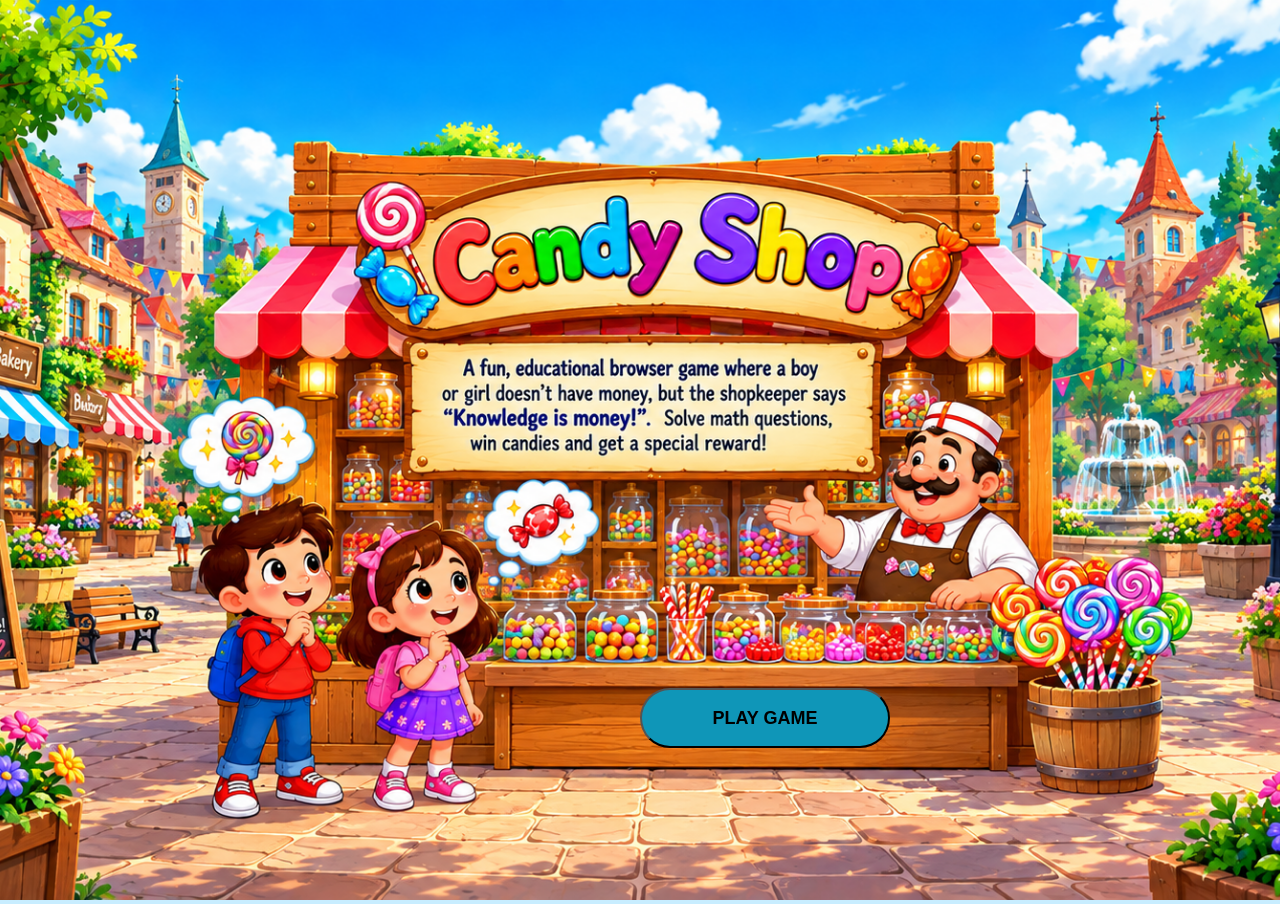
<file: index.html>
<!DOCTYPE html>
<html lang="en">
<head>
    <meta charset="UTF-8">
    <meta name="viewport" content="width=device-width, initial-scale=1.0">
    <title>Candy shop game</title>
    <link rel="stylesheet" href="./css folder/style.css">
    <link rel="stylesheet" href="./css folder/shopEnter.css">
    <link rel="stylesheet" href="./css folder/quizQuestions.css">
</head>
<body>

    <div id="startPage">
<img src="./assets/images/Knowledge Is Money Candy Shop.png">
<button id="gameStart">PLAY GAME</button>
    </div>

   
    <script src="./js folder/script.js"></script>
    <script src="./js folder/mathquiz.js"></script>
    <script src="./js folder/mathQuizLogic.js"></script>
</body>
</html>
</file>
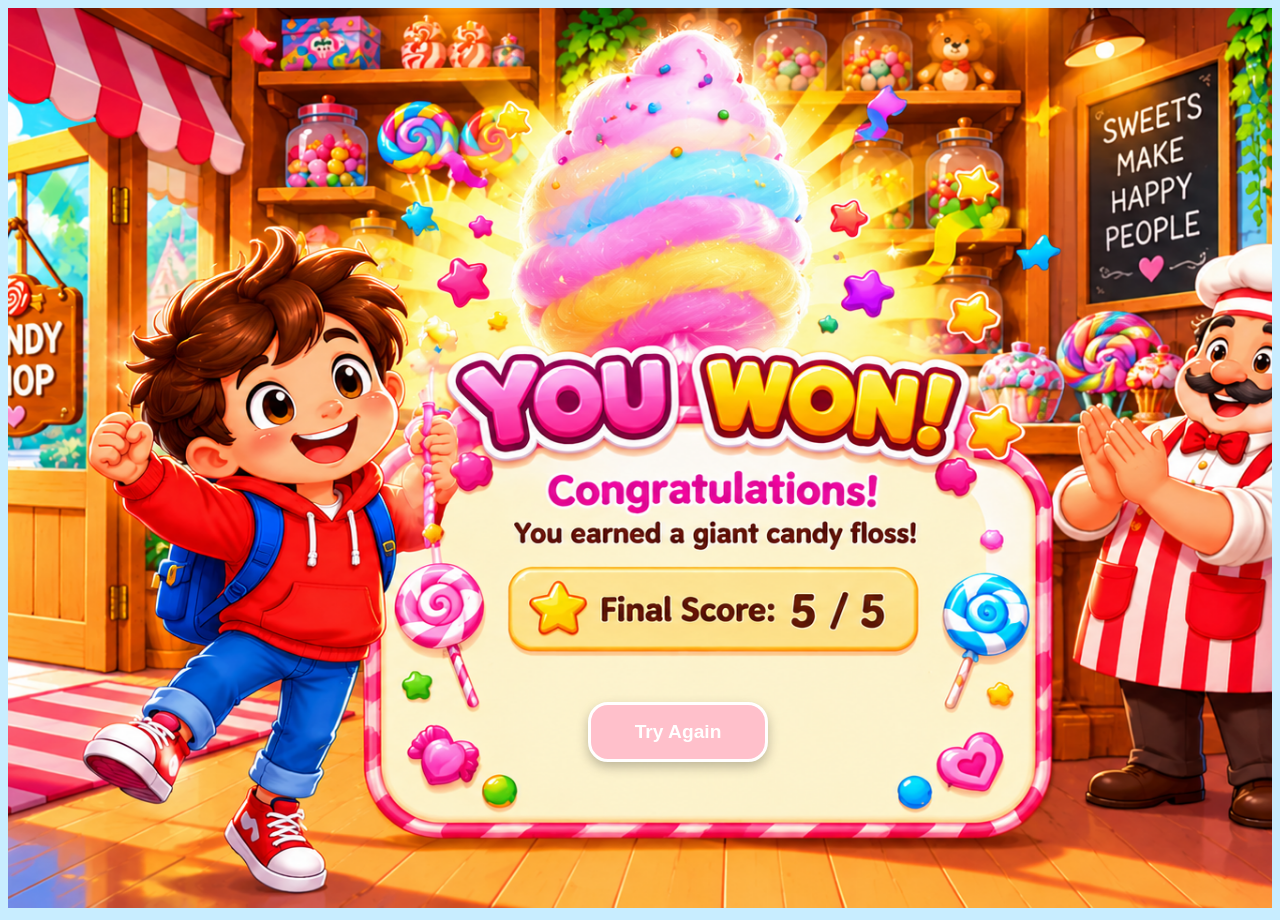
<file: endGame.html>
<!DOCTYPE html>
<html lang="en">
<head>
    <meta charset="UTF-8">
    <meta name="viewport" content="width=device-width, initial-scale=1.0">
    <title>Document</title>
    <link rel="stylesheet" href="./css folder/endGame.css">
</head>
<body>
    
<div id="endGame">
        <img src="./assets/images/Candy Shop Victory Celebration.png">

<button id="tryAgain">Try Again </button>


<script>
    const tryAgain = document.querySelector("#tryAgain");

    tryAgain.addEventListener("click", () => {
        window.location.href = "../index.html";
    });
</script>
</body>
</html>
</file>
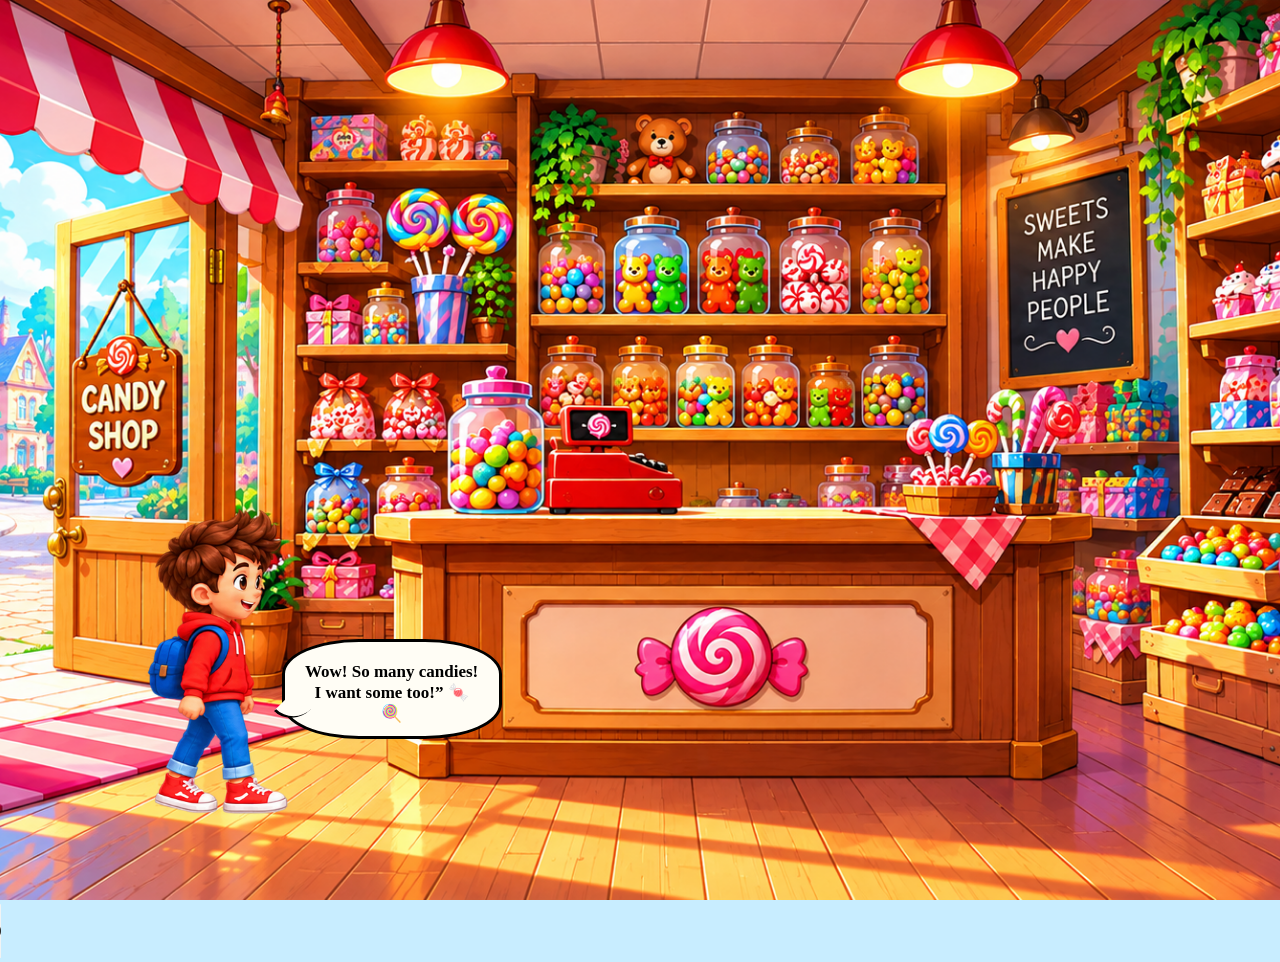
<file: shopEnter.html>
<!doctype html>
<html lang="en">
  <head>
    <meta charset="UTF-8" />
    <meta name="viewport" content="width=device-width, initial-scale=1.0" />
    <title>Kid enter Shop</title>
    <link rel="stylesheet" href="./css folder/style.css" />
    <link rel="stylesheet" href="./css folder/shopEnter.css" />
    <link rel="stylesheet" href="./css folder/quizQuestions.css" />
  </head>
  <body>
    <div id="candyShop">
      <img src="./assets/images/candyshop.png" />

      <div id="boyImage">
        <audio id="boyVoice" src="./assets/audios/boy saw candy.ogg"></audio>

        <div class="boy-sprite"></div>
      </div>
      <div id="duoImage">
        <audio
          id="shopkeeperVoice"
          src="./assets/audios/shopkeeper welcome in shop.ogg"
        ></audio>

        <audio
          id="boyVoiceDuoConversation"
          src="./assets/audios/boy conversation with shopkeeper.ogg"
        ></audio>

        <audio
          id="speechBubbleShopkeeperDuoConversationVoice"
          src="./assets/audios/no problem shopkeeper voice.ogg"
        ></audio>
      </div>

      <audio
        id="backgroundMusic"
        src="./assets/audios/candy-shop-background.wav"
        controls
        loop
      ></audio>

      <audio
        id="victoryMusic"
        src="./assets/audios/math_candy_quest_super_happy_victory.wav"
      ></audio>
    </div>

    <div id="shopkeeperImage">
      <img src="./assets/images/Cheerful Striped Apron Candy Chef.png" />
    </div>

    <div id="boyThinkingImage">
      <img src="./assets/images/Thoughtful Boy with Maths Bubble.png" />
    </div>

    <div id="boyQuizImage">
      <img src="./assets/images/Cheerful Boy’s Bright Idea.png" />
    </div>

    <div id="candyFlossImage">
      <img src="./assets/images/Cheerful Boy with Giant Cotton Candy.png" />
    </div>

    <div class="speechBubble">
      Welcome to my candy shop, little boy! Which candy would you like to buy?
    </div>
    <div class="speechBubbleboy">
      “Wow! So many candies! I want some too!” 🍬🍭
    </div>
    <div class="boyVoiceDuoConversationBubble">
      I want a candy,but i don't have any money.
    </div>
    <div class="speechBubbleShopkeeperDuoConversation">
      "No problem! Knowledge is money! Answer my math questions to get candy!"
    </div>

    <div id="mathQuestions">
      <div class="questionBlock">
        🍭 KNOWLEDGE IS MONEY! Answer to win candy!
      </div>
      <span id="questionText"></span> 🍬
    </div>

    <div class="userInput">
      <input type="text"  placeholder="Enter your answer">
<button type="button" > submit </button>
    </div>
    <div id="speechBubbleboyQuizImage">
      <span>I got it!💡</span> <span id="answerText"></span>
    </div>

    <div id="scoreboard">🍬 Points: <span id="score">0</span></div>
    <div id="userScoreboard">🍬 Points: <span id="userScore">0</span></div>

    <script src="./js folder/mathQuizLogic.js"></script>
    <script src="./js folder/mathquiz.js"></script>
    <script src="./js folder/script.js"></script>
  </body>
</html>
</file>
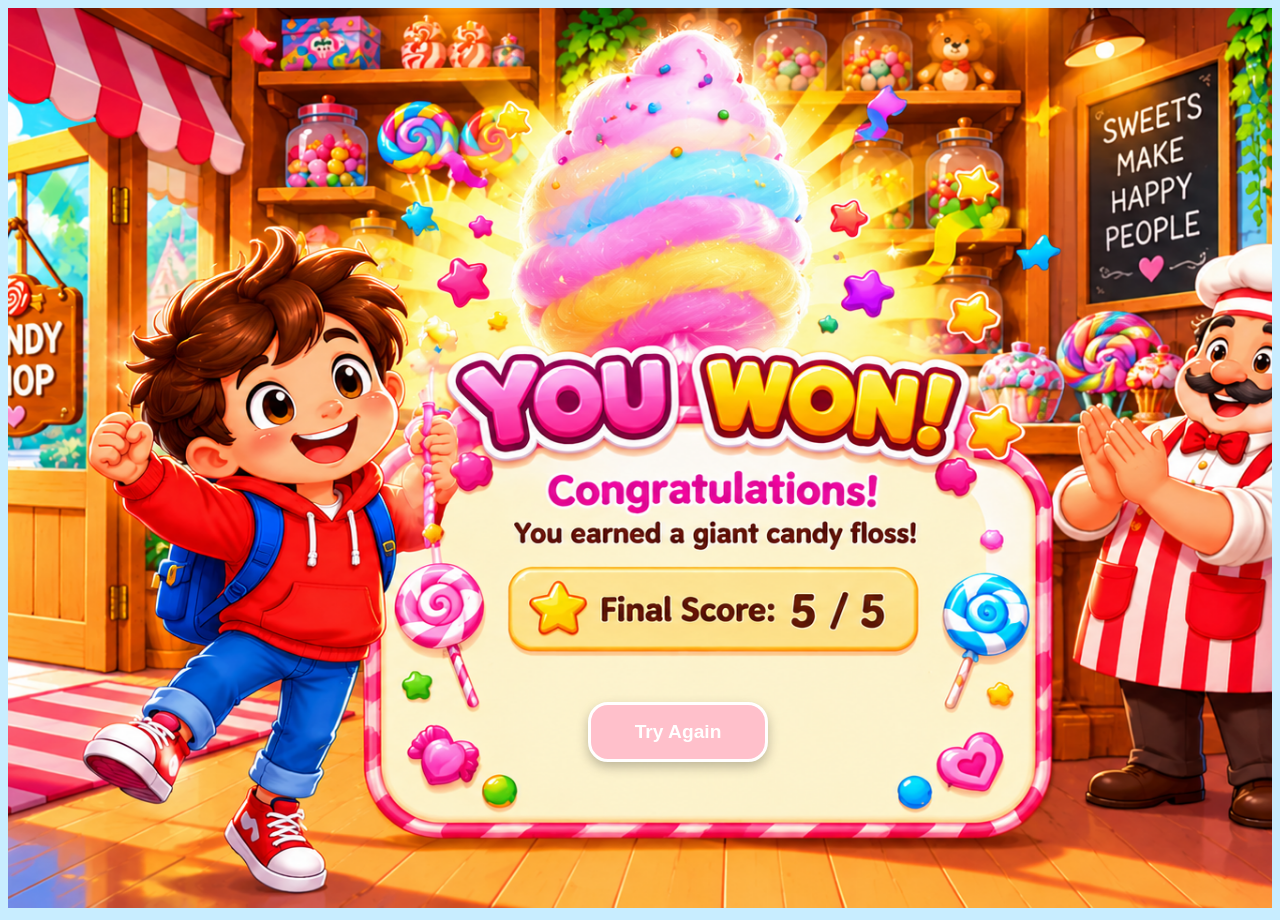
<file: Html folder/endGame.html>
<!DOCTYPE html>
<html lang="en">
<head>
    <meta charset="UTF-8">
    <meta name="viewport" content="width=device-width, initial-scale=1.0">
    <title>Document</title>
    <link rel="stylesheet" href="../css folder/endGame.css">
</head>
<body>
    
<div id="endGame">
        <img src="../images/Candy Shop Victory Celebration.png">

<button id="tryAgain">Try Again </button>


<script>
    const tryAgain = document.querySelector("#tryAgain");

    tryAgain.addEventListener("click", () => {
        window.location.href = "../index.html";
    });
</script>
</body>
</html>
</file>
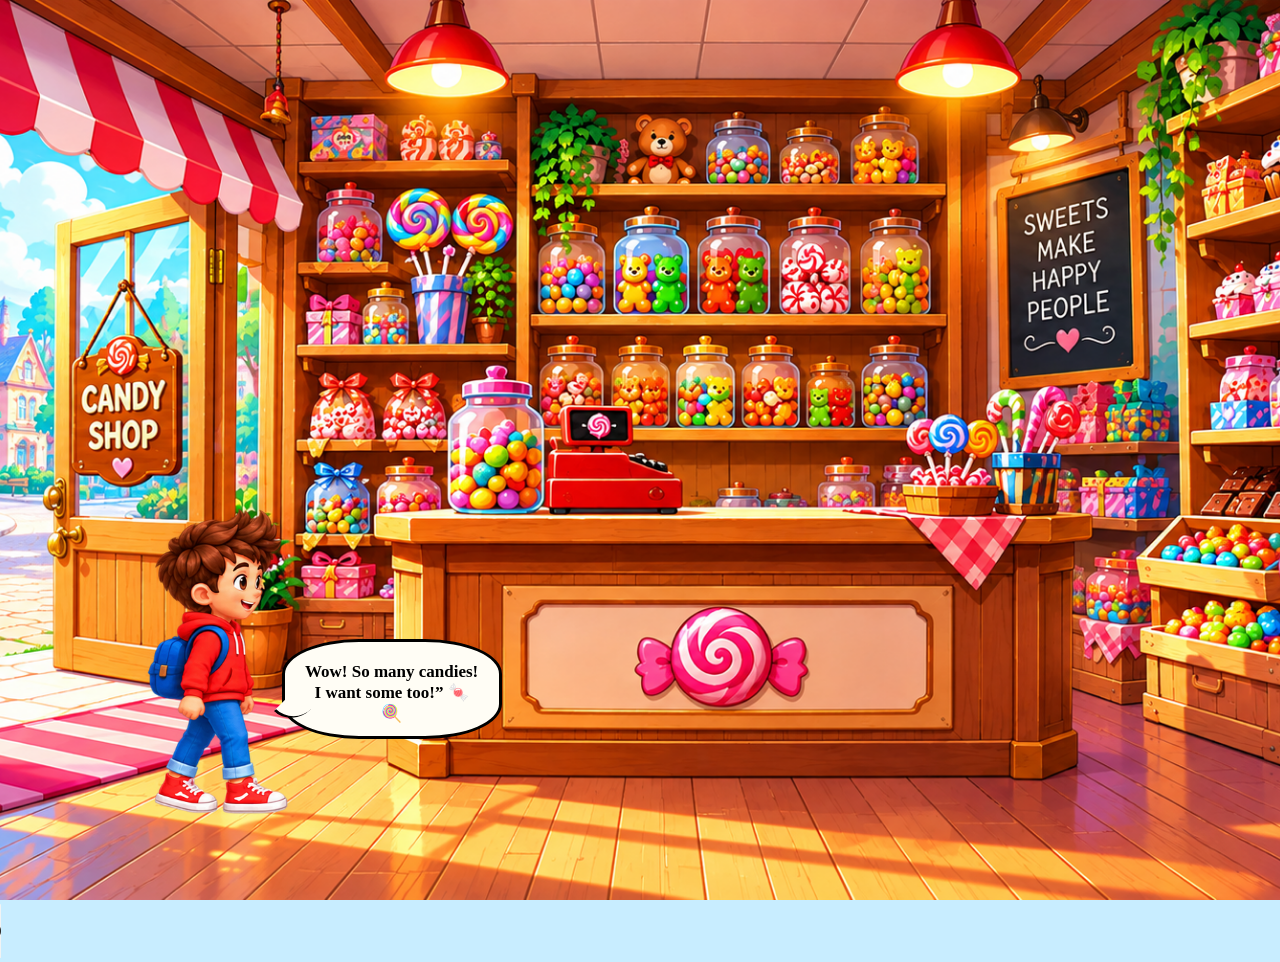
<file: Html folder/shopEnter.html>
<!doctype html>
<html lang="en">
  <head>
    <meta charset="UTF-8" />
    <meta name="viewport" content="width=device-width, initial-scale=1.0" />
    <title>Kid enter Shop</title>
    <link rel="stylesheet" href="../css folder/style.css" />
    <link rel="stylesheet" href="../css folder/shopEnter.css" />
    <link rel="stylesheet" href="../css folder/quizQuestions.css" />
  </head>
  <body>
    <div id="candyShop">
      <img src="../images/candyshop.png" />

      <div id="boyImage">
        <audio id="boyVoice" src="../audios/boy saw candy.ogg"></audio>

        <div class="boy-sprite"></div>
      </div>
      <div id="duoImage">
        <audio
          id="shopkeeperVoice"
          src="../audios/shopkeeper welcome in shop.ogg"
        ></audio>

        <audio
          id="boyVoiceDuoConversation"
          src="../audios/boy conversation with shopkeeper.ogg"
        ></audio>

        <audio
          id="speechBubbleShopkeeperDuoConversationVoice"
          src="../audios/no problem shopkeeper voice.ogg"
        ></audio>
      </div>

      <audio
        id="backgroundMusic"
        src="../audios/candy-shop-background.wav"
        controls
        loop
      ></audio>

      <audio
        id="victoryMusic"
        src="../audios/math_candy_quest_super_happy_victory.wav"
      ></audio>
    </div>

    <div id="shopkeeperImage">
      <img src="../images/Cheerful Striped Apron Candy Chef.png" />
    </div>

    <div id="boyThinkingImage">
      <img src="../images/Thoughtful Boy with Maths Bubble.png" />
    </div>

    <div id="boyQuizImage">
      <img src="../images/Cheerful Boy’s Bright Idea.png" />
    </div>

    <div id="candyFlossImage">
      <img src="../images/Cheerful Boy with Giant Cotton Candy.png" />
    </div>

    <div class="speechBubble">
      Welcome to my candy shop, little boy! Which candy would you like to buy?
    </div>
    <div class="speechBubbleboy">
      “Wow! So many candies! I want some too!” 🍬🍭
    </div>
    <div class="boyVoiceDuoConversationBubble">
      I want a candy,but i don't have any money.
    </div>
    <div class="speechBubbleShopkeeperDuoConversation">
      "No problem! Knowledge is money! Answer my math questions to get candy!"
    </div>

    <div id="mathQuestions">
      <div class="questionBlock">
        🍭 KNOWLEDGE IS MONEY! Answer to win candy!
      </div>
      <span id="questionText"></span> 🍬
    </div>

    <div class="userInput">
      <input type="text"  placeholder="Enter your answer">
<button type="button" > submit </button>
    </div>
    <div id="speechBubbleboyQuizImage">
      <span>I got it!💡</span> <span id="answerText"></span>
    </div>

    <div id="scoreboard">🍬 Points: <span id="score">0</span></div>
    <div id="userScoreboard">🍬 Points: <span id="userScore">0</span></div>

    <script src="../js folder/mathQuizLogic.js"></script>
    <script src="../js folder/mathquiz.js"></script>
    <script src="../js folder/script.js"></script>
  </body>
</html>
</file>
<file: css folder/style.css>
* {
  margin: 0;
  padding: 0;
  box-sizing: border-box;
}

body {
  background-color: #c8edff;
}

#startPage {
  position: relative;
}

#startPage img {
  object-fit: cover;
  width: 100%;
  height: 100vh;
}

#startPage button {
  background-color: #0f96b8;
  width: 250px;
  height: 60px;
  text-align: center;
  border-radius: 50px;
  color: black;
  font-weight: bold;
  font-size: large;
  font-family: sans-serif;

  margin-bottom: 20px;
  position: absolute;
  left: 50%;
  bottom: 15%;
}
</file>
<file: css folder/shopEnter.css>
#candyShop {
  position: relative;
  width: 100%;
  height: 100vh;
}

#candyShop > img {
  width: 100%;
  height: 100%;
  object-fit: cover;
}

#duoImage {
  position: absolute;
  width: 500px;
  height: 600px;
  right: 18%;
  bottom: 0.5%;
  opacity: 0;
  background-size: contain;
  background-repeat: no-repeat;

  background-color: transparent;
  background-color: transparent;

  background-image: url("../assets/images/Candy\ Shop\ Welcome\ Duo.png");
  transition: opacity 1.5s ease-in-out;
}

#boyImage {
  position: absolute;
  width: 170px;
  height: 480px;
  left: 22%;
  bottom: 2%;
  opacity: 1;
  transform: translateX(-150px);
  overflow: hidden;
  background-image: url("../assets/images/Cheerful\ Boy\ Walking\ with\ Backpack.png");
  transition: opacity 0.6s ease-in-out;
  background-color: transparent;
}

.boy-sprite {
  width: 190px;
  height: 507px;
  background-image: url("../assets/images/Eight-Frame\ Walking\ Boy\ Sprite\ Sheet.png");
  background-repeat: no-repeat;
  background-size: 1520px 507px;
 
  background-color: transparent;
}

/* move boy like speedlight towards shopkeeper no leg moment */

#boyImage.walking {
  opacity: 1;
  animation: enterShop 12s linear forwards;
}

/* only leg moment(switch 8 walking frames) */

#boyImage.walking .boy-sprite {
  animation: walkingFrames 1.2s steps(8) infinite;
}



@keyframes walkingFrames {
  from {
    background-position: 0 0;
  }

  to {
    background-position: -1520px 0;
  }
}

/*  Move boy from starting position to shopkeeper */

@keyframes enterShop {
  from {
    transform: translateX(-150px);
  }

  to {
    transform: translateX(800px);
  }
}

/* speechbubble shopkeeper */

.speechBubble {
  position: absolute;
  background-color: #fffdf5;
  color: black;
  border: 3px solid black;
  border-radius: 35%;
  padding: 20px;
  width: 220px;
  height: 110px;
  text-align: center;
  font-weight: bold;
  right: 26%;
  top: 57%;
  font-size: 17px;
  opacity: 0;
  transition: opacity 0.6s ease-in-out;
}

.speechBubble::after {
  content: "";
  position: absolute;

  width: 45px;
  height: 35px;

  background-color: #fffdf5;

  border-right: 3px solid black;
  border-bottom: 3px solid black;

  border-radius: 0 0 100% 0;

  bottom: -14px;
  right: -22px;

  transform: rotate(36deg);
  opacity: 1;
}

/* speechBubble boy when saw candies */

.speechBubbleboy {
  position: absolute;
  background-color: #fffdf5;
  color: black;
  border: 3px solid black;
  border-radius: 35%;
  padding: 20px;
  width: 220px;
  height: 100px;
  text-align: center;
  font-weight: bold;
  left: 22%;
  top: 71%;
  font-size: 17px;
  opacity: 1;
  transition: opacity 0.6s ease-in-out;
}

.speechBubbleboy::after {
  content: "";
  position: absolute;

  width: 25px;
  height: 25px;

  background-color: #fffdf5;

  border-bottom: 3px solid black;

  border-radius: 0 0 100% 0;

  bottom: 12px;
  left: -5px;

  transform: rotate(45deg);
}

/* boy speechbubble donot have money */

.boyVoiceDuoConversationBubble {
  position: absolute;
  background-color: white;
  color: black;
  border: 3px solid black;
  border-radius: 35%;
  padding: 20px;
  width: 190px;
  height: 100px;
  text-align: center;
  font-weight: bold;
  left: 68%;
  top: 66%;
  font-size: 17px;
  opacity: 0;
  transition: opacity 0.6s ease-in-out;
}

/* speechbubble for shopkeeper no problem knowledge money. */

.speechBubbleShopkeeperDuoConversation {
  position: absolute;
  background-color: #fffdf5;
  color: black;
  border: 3px solid black;
  border-radius: 35%;
  padding: 18px;
  width: 220px;
  height: 110px;
  text-align: center;
  font-weight: bold;
  right: 26%;
  top: 57%;
  font-size: 17px;
  opacity: 0;
  transition: opacity 0.6s ease-in-out;
}

.speechBubbleShopkeeperDuoConversation::after {
  content: "";
  position: absolute;

  width: 45px;
  height: 35px;

  background-color: #fffdf5;

  border-right: 3px solid black;
  border-bottom: 3px solid black;

  border-radius: 0 0 100% 0;

  bottom: -14px;
  right: -22px;

  transform: rotate(36deg);
  opacity: 1;
}
</file>
<file: css folder/quizQuestions.css>
#mathQuestions {
  width: 600px;
  background-color: #d9f7ef;
  height: 200px;
  top: 620px;
  position: absolute;
  left: 600px;
  border-radius: 50px;
  padding: 20px;
  font-weight: bolder;
  font-size: 30px;
  border: 4px solid #168c80;
  text-align: center;
  color: #15594d;
  transition: opacity 2.5s ease-in-out;
}

#shopkeeperImage img {
  position: absolute;
  width: 500px;
  height: 600px;
  right: 34%;
  bottom: 1%;
  background-color: transparent;
  transition: opacity 2.5s ease-in-out;
}

#questionText {
  display: inline-block;
  width: 200px;
  height: auto;
  text-align: center;
  background-color: white;
  color: #e85d3f;
  border: 2px solid #168c80;
  border-radius: 18px;

  font-size: 36px;
}

#answerText {
  color: #e85d3f;
}

.questionBlock {
  font-size: 30px;
  font-weight: bolder;
  text-align: center;
  margin-bottom: 15px;
  background-color: transparent;
}

.userInput input{
  font-size: 20px;
  font-weight: bolder;
  text-align: center;
 position:absolute;
  background-color: #d9f7ef;
  color:#e85d3f;
 
    border: 2px solid #168c80;
      width: 250px;
  height: 50px;
    border-radius: 50px;
    left:32%;
bottom:20%;
transition: opacity 2.5s ease-in-out;
}

.userInput input::placeholder {
  color: #e85d3f;
}

.userInput button{
  font-size: 20px;
  font-weight: bolder;
  text-align: center;
 position:absolute;
  background-color: white;
  color:#e85d3f;
 
    border: 2px solid #168c80;
      width: 100px;
  height: 50px;
    border-radius: 50px;
    left:35%;
bottom:14%;
transition: opacity 2.5s ease-in-out;
}

#boyQuizImage img {
  position: absolute;
  width: 270px;
  height: 480px;
  left: 12%;
  bottom: 6%;
  opacity: 1;
}

#speechBubbleboyQuizImage {
  position: absolute;
  background-color: #d9f7ef;
  color: rgb(18, 68, 25);
  border: 3px solid black;
  border-radius: 35%;
  padding: 20px;
  width: 120px;
  height: 100px;
  text-align: center;
  font-weight: bold;
  left: 22%;
  top: 62%;
  font-size: 17px;
  opacity: 0;
}

#speechBubbleboyQuizImage::after {
  content: "";
  position: absolute;

  width: 25px;
  height: 25px;

  background-color: #d9f7ef;

  border-bottom: 3px solid black;

  border-radius: 0 0 100% 0;

  bottom: 12px;
  left: -5px;

  transform: rotate(45deg);
}

#boyThinkingImage img {
  position: absolute;
  width: 370px;
  height: 480px;
  left: 12%;
  bottom: 6%;
  opacity: 1;
}

#scoreboard {
  position: absolute;
  width: 240px;
  padding: 9px;
  height: auto;
  text-align: center;
  background-color: #fff1a8;
  color: #8b3d70;
  border: 2px solid #d94f91;
  border-radius: 18px;
  bottom: 780px;
  font-size: 36px;
  left: 220px;
  font-weight: bold;
  transition: opacity 2.5s ease-in-out;
}

#userScoreboard{

   position: absolute;
  width: 220px;
  padding: 9px;
  height: auto;
  text-align: center;
  background-color: #fff1a8;
  color: #8b3d70;
  border: 2px solid #d94f91;
  border-radius: 18px;
  bottom: 280px;
  font-size: 36px;
  left: 1100px;
  font-weight: bold;
  transition: opacity 2.5s ease-in-out;
}


#candyFlossImage {
  position: fixed;
  width: 1500px;
  height: auto;
  left: 30%;
  top: 1%;
  bottom: 5%;
  opacity: 0;
  transition: opacity 2.5s ease-in-out;
}
</file>
<file: css folder/endGame.css>
#endGame img {
  position: relative;
  height: 100vh;
  object-fit: cover;
  width: 100%;
}

body {
  background-color: #c8edff;
}

#tryAgain {
  position: absolute;
  background-color: pink;
  border: 3px solid white;
  height: 60px;
  width: 180px;
  top: 78%;
  right: 40%;
  border-radius: 20px;
  cursor: pointer;
  font-weight: bolder;
  font-size: larger;
  color: white;
  box-shadow: 0 5px 12px rgba(0, 0, 0, 0.25);
}
</file>
